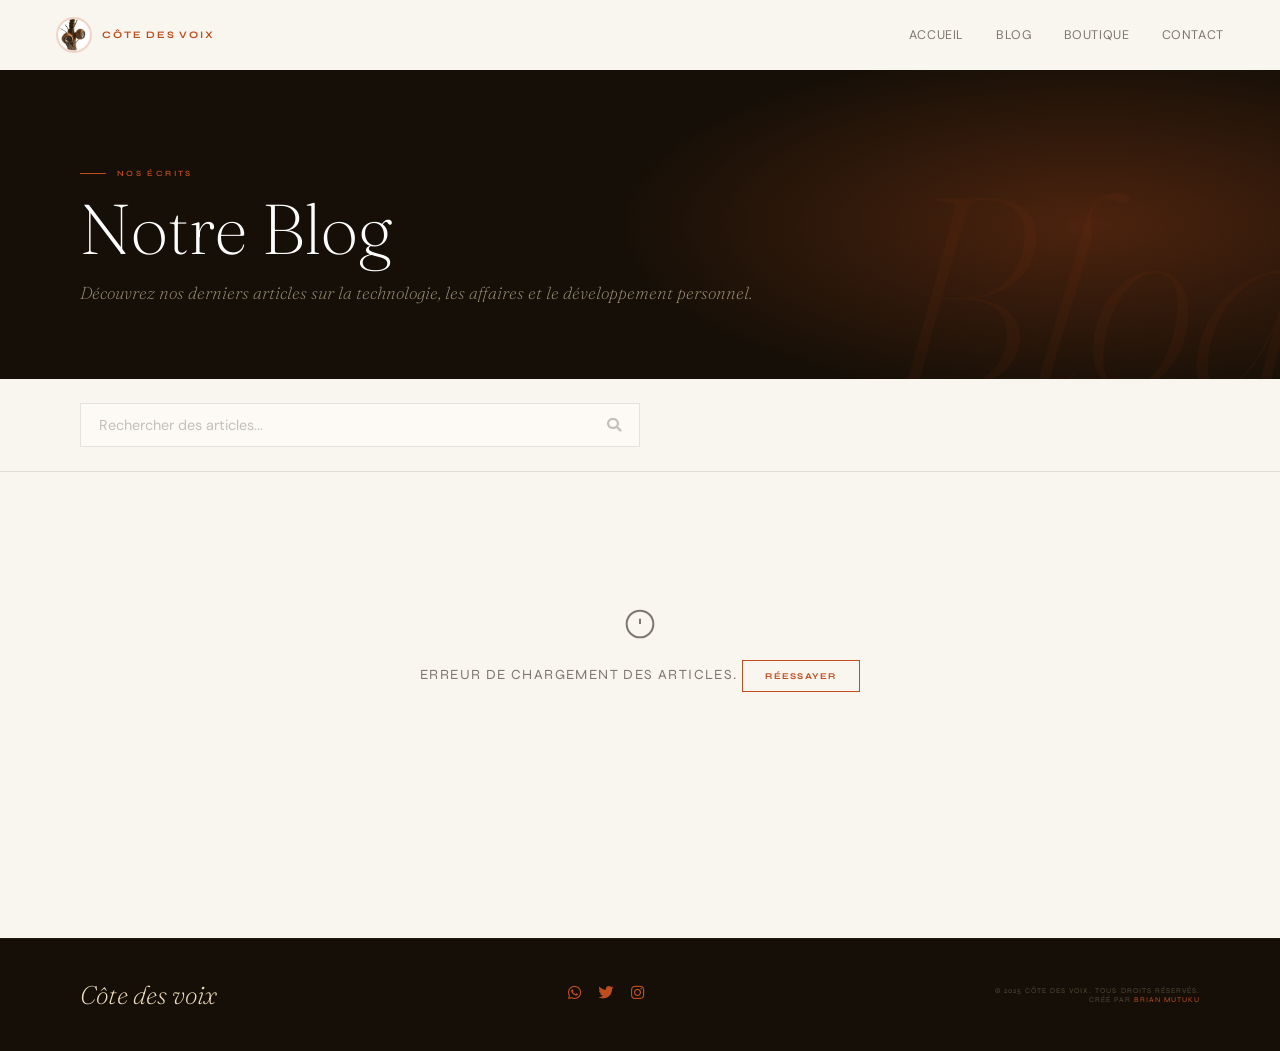
<file: Blog.html>
<!DOCTYPE html>
<html lang="fr">
<head>
  <meta charset="UTF-8">
  <meta http-equiv="X-UA-Compatible" content="IE=edge">
  <meta name="viewport" content="width=device-width, initial-scale=1.0">
  <meta name="description" content="Blog Côte des voix - Articles sur la technologie, les affaires et le développement personnel">
  <link rel="icon" type="image/png" href="/Images/favicon.png">
  <title>Blog — Côte des voix</title>
  <link rel="stylesheet" href="styles/cdv-design.css">
  <link rel="stylesheet" href="styles/components.css">
  <link rel="stylesheet" href="https://cdnjs.cloudflare.com/ajax/libs/font-awesome/5.15.4/css/all.min.css">
  <style>
    body { padding-top: var(--nav-h); }

    /* PAGE HERO */
    .blog-header {
      background: var(--ink);
      padding: 5.5rem 5rem 4.5rem;
      position: relative; overflow: hidden;
      min-height: 280px;
      display: flex; flex-direction: column; justify-content: flex-end;
    }
    .blog-header::before {
      content: '';
      position: absolute; inset: 0;
      background: radial-gradient(ellipse 55% 85% at 85% 50%, rgba(191,78,30,.32) 0%, transparent 68%);
    }
    .blog-header-ghost {
      position: absolute; right: -1rem; bottom: -3rem;
      font-family: var(--f-serif); font-size: 17rem; font-weight: 200; font-style: italic;
      color: rgba(191,78,30,.06); line-height: 1;
      pointer-events: none; user-select: none;
    }
    .blog-header-inner { position: relative; z-index: 2; }
    .blog-header h1 {
      font-family: var(--f-serif);
      font-size: clamp(3rem,5.5vw,5.8rem); font-weight: 200; line-height: 1.04;
      color: #fff;
      opacity: 0; animation: aFadeUp .9s var(--ease) forwards .15s;
    }
    .blog-description {
      font-family: var(--f-serif); font-size: 1.08rem; font-style: italic; font-weight: 200;
      color: rgba(242,224,192,.6); max-width: 42rem; margin-top: .85rem; line-height: 1.68;
      opacity: 0; animation: aFadeUp .9s var(--ease) forwards .3s;
    }

    /* STICKY SEARCH */
    .search-container {
      position: sticky; top: var(--nav-h); z-index: 50;
      background: rgba(249,245,239,.96); backdrop-filter: blur(16px);
      border-bottom: 1px solid var(--ink-10);
      padding: 1.5rem 5rem;
    }
    .search-wrapper {
      display: flex; align-items: center;
      max-width: 560px;
      border: 1.5px solid var(--ink-10);
      background: var(--warm);
      transition: border-color .22s, box-shadow .22s;
    }
    .search-wrapper:focus-within {
      border-color: var(--terra);
      box-shadow: 0 0 0 3px rgba(191,78,30,.1);
    }
    #search-input {
      flex: 1; border: none; background: none;
      padding: .75rem 1.1rem;
      font-family: var(--f-body); font-size: .9rem; color: var(--ink); outline: none;
    }
    #search-input::placeholder { color: var(--ink-25); }
    #search-button {
      background: none; border: none; padding: .75rem 1.1rem;
      color: var(--ink-25); cursor: pointer; font-size: .9rem;
      transition: color .2s;
    }
    #search-button:hover { color: var(--terra); }

    /* BLOG CONTENT */
    .blog-content { padding: 4.5rem 5rem 6rem; }

    /* Injected post grid */
    .blog-container {
      display: grid;
      grid-template-columns: repeat(auto-fill,minmax(320px,1fr));
      gap: 2.25rem;
      margin-bottom: 4rem;
    }
    .blog-container .blog-card,
    .blog-container article {
      background: var(--warm);
      border: 1px solid var(--ink-10);
      overflow: hidden;
      transition: border-color .25s, transform .35s var(--ease), box-shadow .35s;
    }
    .blog-container .blog-card:hover,
    .blog-container article:hover {
      border-color: var(--terra);
      transform: translateY(-6px);
      box-shadow: 0 20px 52px rgba(191,78,30,.1);
    }
    .blog-container img { width:100%; aspect-ratio:16/9; object-fit:cover; display:block; }
    .blog-container h2, .blog-container h3 {
      font-family: var(--f-serif); font-size: 1.4rem; font-weight: 400;
      line-height: 1.22; color: var(--ink); margin-bottom: .55rem;
      padding: 1rem 1.4rem 0;
    }
    .blog-container p {
      font-size: .875rem; line-height: 1.65; color: var(--ink-55);
      padding: 0 1.4rem 1.4rem;
    }
    .blog-container a { color: inherit; }
    .blog-container .category, .blog-container .tag {
      font-family: var(--f-display); font-size: .48rem; font-weight: 700;
      letter-spacing: .16em; text-transform: uppercase;
      color: var(--terra); padding: 1rem 1.4rem 0; display: block;
    }
    .blog-container .read-link {
      font-family: var(--f-display); font-size: .52rem; font-weight: 700;
      letter-spacing: .14em; text-transform: uppercase;
      color: var(--terra); display: inline-flex; align-items: center; gap: .4rem;
      padding: 0 1.4rem 1.4rem;
    }

    /* LOADING (blog page uses text span) */
    #loading .loading-spinner {
      display: flex; align-items: center; gap: .75rem;
      font-family: var(--f-display); font-size: .58rem; letter-spacing: .12em; text-transform: uppercase;
      color: var(--terra); animation: none;
      width: auto; height: auto; border: none; border-radius: 0;
    }
    #loading .loading-spinner i { animation: aSpin .8s linear infinite; font-size: 1.2rem; }

    /* PAGINATION */
    .pagination { display:flex; justify-content:center; gap:.5rem; flex-wrap:wrap; }
    .pagination button, .pagination a {
      font-family: var(--f-display); font-size: .55rem; font-weight: 400;
      letter-spacing: .1em; padding: .65rem 1.1rem;
      background: none; border: 1px solid var(--ink-10);
      color: var(--ink); cursor: pointer;
      transition: border-color .2s, color .2s, background .2s;
    }
    .pagination button:hover, .pagination a:hover,
    .pagination button.active, .pagination a.active {
      border-color: var(--terra); color: var(--terra);
    }
    .pagination button.active, .pagination a.active {
      background: var(--terra); color: #fff; border-color: var(--terra);
    }

    /* Footer override */
    footer .footer-content {
      align-items: center;
      flex-direction: row;
      justify-content: space-between;
    }
    footer .footer-content p { text-align: right; }

    @media (max-width:900px) {
      .blog-header  { padding:4.5rem 2rem 3.5rem; }
      .search-container { padding:1.25rem 2rem; }
      .blog-content { padding:3.5rem 2rem 5rem; }
      .blog-container { grid-template-columns:1fr; }
    }
  </style>

  <!-- Open Graph / Link Preview (logo appears when sharing link) -->
  <meta property="og:type"         content="article">
  <meta property="og:site_name"    content="Côte des voix">
  <meta property="og:url"          content="https://cotedesvoix.com/blog.html">
  <meta property="og:title"        content="Blog — Côte des voix">
  <meta property="og:description"  content="Histoires, podcast, blog et services linguistiques professionnels — 100% Français, 100% Kenyan.">
  <meta property="og:image"        content="https://cotedesvoix.com/Images/Final cote des voix logo.png">
  <meta property="og:image:width"  content="800">
  <meta property="og:image:height" content="800">
  <meta property="og:locale"       content="fr_FR">
  <meta name="twitter:card"        content="summary_large_image">
  <meta name="twitter:site"        content="@CotedesVoix">
  <meta name="twitter:title"       content="Blog — Côte des voix">
  <meta name="twitter:description" content="Histoires, podcast, blog et services linguistiques — 100% Français, 100% Kenyan.">
  <meta name="twitter:image"       content="https://cotedesvoix.com/Images/Final cote des voix logo.png">
</head>
<body>

  <!-- NAV -->
  <nav class="main-nav" aria-label="Navigation principale">
    <div class="nav-brand">
      <img src="Images/favicon.png" alt="Logo Côte des voix" class="nav-logo">
      <span class="brand-title">Côte des voix</span>
    </div>
    <button class="hamburger" aria-label="Ouvrir le menu" aria-controls="nav-links" aria-expanded="false">
      <span class="bar"></span><span class="bar"></span><span class="bar"></span>
    </button>
    <div class="nav-links" id="nav-links">
      <a href="index.html">Accueil</a>
      <a href="blog.html" class="active">Blog</a>
      <a href="shop.html">Boutique</a>
      <a href="contact.html">Contact</a>
    </div>
  </nav>

  <main class="blog-main">

    <!-- PAGE HERO -->
    <div class="blog-header">
      <div class="blog-header-ghost">Blog</div>
      <div class="blog-header-inner">
        <p class="sec-label">Nos Écrits</p>
        <h1>Notre Blog</h1>
        <p class="blog-description">Découvrez nos derniers articles sur la technologie, les affaires et le développement personnel.</p>
      </div>
    </div>

    <!-- STICKY SEARCH -->
    <div class="search-container">
      <div class="search-wrapper">
        <input type="text" id="search-input" placeholder="Rechercher des articles...">
        <button id="search-button" title="Rechercher"><i class="fas fa-search"></i></button>
      </div>
    </div>

    <!-- CONTENT -->
    <div class="blog-content">
      <div id="loading" class="loading">
        <div class="loading-spinner">
          <i class="fas fa-spinner"></i>
          <span>Chargement des articles...</span>
        </div>
      </div>
      <div class="blog-container"></div>
      <div class="pagination"></div>
    </div>
  </main>

  <!-- FOOTER -->
  <footer>
    <div class="footer-content">
      <span class="footer-brand-name">Côte des voix</span>
      <div class="footer-social">
        <a href="https://wa.me/254703634966" aria-label="WhatsApp"><i class="fab fa-whatsapp"></i></a>
        <a href="https://x.com/CotedesVoix" aria-label="Twitter/X"><i class="fab fa-twitter"></i></a>
        <a href="https://www.instagram.com/cotedesvoix" aria-label="Instagram"><i class="fab fa-instagram"></i></a>
      </div>
      <div class="copyright">
        <p>&copy; 2025 Côte des voix. Tous droits réservés.</p>
        <p>Créé par <a href="https://www.brianmutuku.dev" target="_blank" rel="noopener">Brian Mutuku</a></p>
      </div>
    </div>
  </footer>

  <script src="scripts/nav.js"></script>
  <script src="scripts/blog.js"></script>
  <script src="scripts/cdv-animations.js"></script>
</body>
</html>
</file>
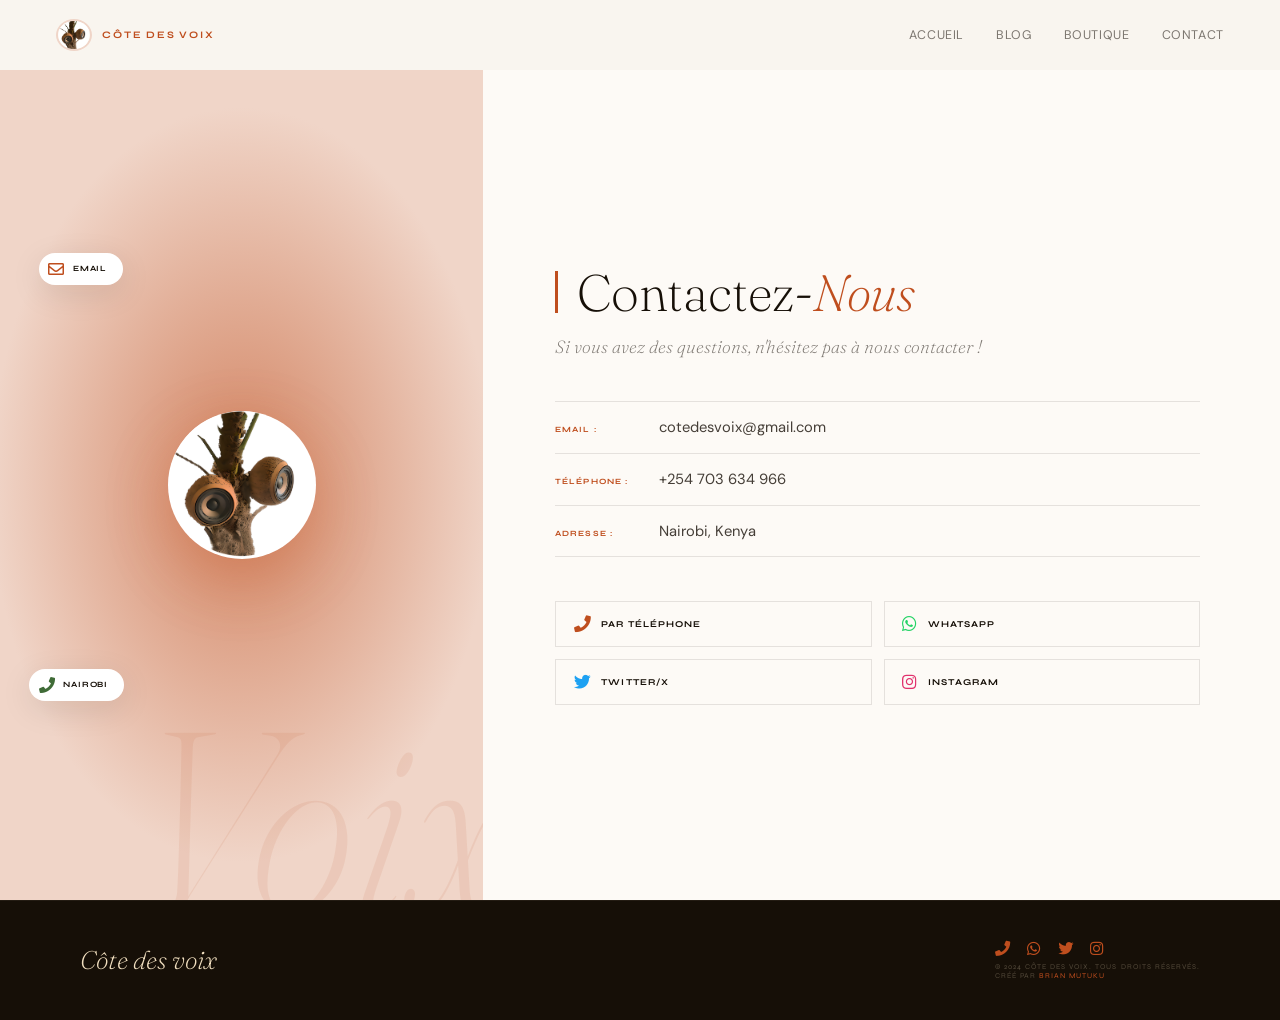
<file: Contact.html>
<!DOCTYPE html>
<html lang="fr">
<head>
  <meta charset="UTF-8">
  <meta http-equiv="X-UA-Compatible" content="IE=edge">
  <meta name="viewport" content="width=device-width, initial-scale=1.0">
  <title>Contactez-Nous — Côte des voix</title>
  <link rel="icon" type="image/png" href="/Images/favicon.png">
  <link rel="stylesheet" href="styles/cdv-design.css">
  <link rel="stylesheet" href="styles/components.css">
  <link rel="stylesheet" href="https://cdnjs.cloudflare.com/ajax/libs/font-awesome/5.15.4/css/all.min.css">
  <style>
    body { padding-top: var(--nav-h); }

    /* ── SPLIT LAYOUT ──────────────────────────────────── */
    .container {
      display: grid;
      grid-template-columns: 1fr 1.65fr;
      min-height: calc(100vh - var(--nav-h));
    }

    /* LEFT — visual panel */
    .image-section {
      position: relative;
      background: var(--terra-lt);
      display: flex;
      align-items: center;
      justify-content: center;
      overflow: hidden;
    }
    .image-section::before {
      content: '';
      position: absolute; inset: 0;
      background: radial-gradient(ellipse 80% 70% at 50% 50%, var(--terra) 0%, var(--terra-lt) 65%);
      opacity: .6;
    }
    .image-section-ghost {
      position: absolute; bottom: -3rem; right: -2rem;
      font-family: var(--f-serif); font-size: 16rem; font-weight: 200; font-style: italic;
      color: rgba(191,78,30,.09); line-height: 1;
      pointer-events: none; user-select: none; white-space: nowrap;
    }
    .image-section img {
      width: 148px; height: 148px;
      border-radius: 50%; background: #fff;
      object-fit: contain;
      box-shadow: 0 20px 64px rgba(191,78,30,.3);
      position: relative; z-index: 2;
      animation: aFloat 5.5s ease-in-out infinite;
    }
    /* Decorative info pills */
    .img-pill {
      position: absolute; z-index: 3;
      display: flex; align-items: center; gap: .5rem;
      background: #fff; border-radius: 100px;
      padding: .5rem 1rem .5rem .6rem;
      box-shadow: var(--shadow-md);
      font-family: var(--f-display); font-size: .5rem; font-weight: 700;
      letter-spacing: .1em; text-transform: uppercase;
    }
    .img-pill i { font-size: 1rem; }
    .img-pill--email  { top: 22%; left: 8%;  animation: aFloat 4.5s ease-in-out infinite .3s; }
    .img-pill--phone  { bottom: 24%; left: 6%; animation: aFloat 5s ease-in-out infinite .7s; }
    .img-pill--email  i { color: var(--terra); }
    .img-pill--phone  i { color: var(--sage); }

    /* RIGHT — contact content */
    .contact-content {
      padding: 5rem 5rem 5rem 4.5rem;
      background: var(--warm);
      display: flex; flex-direction: column; justify-content: center;
    }

    .contact-content h1 {
      font-family: var(--f-serif);
      font-size: clamp(2.4rem, 4vw, 3.8rem);
      font-weight: 200; line-height: 1.08; color: var(--ink);
      margin-bottom: .75rem;
      position: relative; padding-left: 1.4rem;
      opacity: 0; animation: aFadeUp .9s var(--ease) forwards .2s;
    }
    .contact-content h1::before {
      content: ''; position: absolute; left: 0; top: .12em;
      width: 3px; height: .82em; background: var(--terra);
    }

    .contact-content > p {
      font-family: var(--f-serif); font-size: 1.1rem;
      font-style: italic; font-weight: 200;
      color: var(--ink-55); margin-bottom: 2.5rem; line-height: 1.65;
      opacity: 0; animation: aFadeUp .9s var(--ease) forwards .32s;
    }

    /* Info list */
    .contact-info {
      margin-bottom: 2.75rem;
      opacity: 0; animation: aFadeUp .9s var(--ease) forwards .44s;
    }
    .contact-info li {
      display: flex; align-items: baseline; gap: 1rem;
      padding: .9rem 0;
      border-bottom: 1px solid var(--ink-10);
      font-size: .92rem; color: var(--ink-80);
      line-height: 1.5;
    }
    .contact-info li:first-child { border-top: 1px solid var(--ink-10); }
    .contact-info strong {
      font-family: var(--f-display); font-size: .5rem; font-weight: 700;
      letter-spacing: .14em; text-transform: uppercase;
      color: var(--terra); min-width: 5.5rem; flex-shrink: 0;
    }

    /* Method buttons */
    .contact-methods {
      display: grid; grid-template-columns: 1fr 1fr; gap: .75rem;
      opacity: 0; animation: aFadeUp .9s var(--ease) forwards .56s;
    }
    .contact-method-btn {
      display: flex; align-items: center; gap: .6rem;
      font-family: var(--f-display); font-size: .56rem; font-weight: 700;
      letter-spacing: .12em; text-transform: uppercase;
      text-decoration: none; padding: .85rem 1.1rem;
      color: var(--ink); border: 1.5px solid var(--ink-10);
      transition: border-color .22s, color .22s, background .22s, transform .25s var(--ease);
    }
    .contact-method-btn:hover { border-color: var(--terra); color: var(--terra); transform: translateY(-3px); }
    .contact-method-btn i { font-size: 1.05rem; }
    .contact-method-btn[href*="wa.me"] i   { color: #25D366; }
    .contact-method-btn[href*="x.com"] i   { color: #1DA1F2; }
    .contact-method-btn[href*="instagram"] i { color: #E1306C; }
    .contact-method-btn[href^="tel"] i     { color: var(--terra); }

    /* ── FOOTER ──────────────────────────────────────── */
    footer .footer-content { flex-direction: row; justify-content: space-between; align-items: center; }
    /* hide duplicate h3 */
    footer .contact-info h3 { display: none; }
    footer .contact-info { margin: 0; border: none; }
    footer .contact-info li { display: none; } /* hide list items in footer */

    @media (max-width: 900px) {
      .container { grid-template-columns: 1fr; }
      .image-section { min-height: 260px; padding: 3rem; }
      .image-section-ghost { font-size: 10rem; }
      .contact-content { padding: 3.5rem 2rem; }
    }
    @media (max-width: 520px) {
      .contact-methods { grid-template-columns: 1fr; }
    }
  </style>

  <!-- Open Graph / Link Preview (logo appears when sharing link) -->
  <meta property="og:type"         content="website">
  <meta property="og:site_name"    content="Côte des voix">
  <meta property="og:url"          content="https://cotedesvoix.com/contact.html">
  <meta property="og:title"        content="Contactez-Nous — Côte des voix">
  <meta property="og:description"  content="Histoires, podcast, blog et services linguistiques professionnels — 100% Français, 100% Kenyan.">
  <meta property="og:image"        content="https://cotedesvoix.com/Images/Final cote des voix logo.png">
  <meta property="og:image:width"  content="800">
  <meta property="og:image:height" content="800">
  <meta property="og:locale"       content="fr_FR">
  <meta name="twitter:card"        content="summary_large_image">
  <meta name="twitter:site"        content="@CotedesVoix">
  <meta name="twitter:title"       content="Contactez-Nous — Côte des voix">
  <meta name="twitter:description" content="Histoires, podcast, blog et services linguistiques — 100% Français, 100% Kenyan.">
  <meta name="twitter:image"       content="https://cotedesvoix.com/Images/Final cote des voix logo.png">
</head>
<body>

  <!-- NAV -->
  <nav class="main-nav" aria-label="Navigation principale">
    <div class="nav-brand">
      <img src="Images/favicon.png" alt="Logo Côte des voix" class="nav-logo" style="height:32px;vertical-align:middle;">
      <span class="brand-title">Côte des voix</span>
    </div>
    <button class="hamburger" aria-label="Ouvrir le menu" aria-controls="nav-links" aria-expanded="false">
      <span class="bar"></span><span class="bar"></span><span class="bar"></span>
    </button>
    <div class="nav-links" id="nav-links">
      <a href="index.html">Accueil</a>
      <a href="blog.html">Blog</a>
      <a href="shop.html">Boutique</a>
      <a href="contact.html" class="active">Contact</a>
    </div>
  </nav>

  <!-- SPLIT LAYOUT -->
  <div class="container">

    <!-- LEFT: visual -->
    <div class="image-section">
      <div class="image-section-ghost">Voix</div>
      <img src="Images/favicon.png" alt="Côte des voix">
      <div class="img-pill img-pill--email">
        <i class="far fa-envelope"></i> Email
      </div>
      <div class="img-pill img-pill--phone">
        <i class="fas fa-phone"></i> Nairobi
      </div>
    </div>

    <!-- RIGHT: content -->
    <div class="contact-content">
      <h1>Contactez-<em style="font-style:italic;color:var(--terra)">Nous</em></h1>
      <p>Si vous avez des questions, n'hésitez pas à nous contacter !</p>

      <ul class="contact-info">
        <li><strong>Email :</strong> cotedesvoix@gmail.com</li>
        <li><strong>Téléphone :</strong> +254 703 634 966</li>
        <li><strong>Adresse :</strong> Nairobi, Kenya</li>
      </ul>

      <div class="contact-methods">
        <a href="tel:+254703634966" class="contact-method-btn">
          <i class="fas fa-phone"></i> Par Téléphone
        </a>
        <a href="https://wa.me/254703634966" class="contact-method-btn">
          <i class="fab fa-whatsapp"></i> WhatsApp
        </a>
        <a href="https://x.com/CotedesVoix?t=e0aa2DSUMkK55eKpms0f9g&s=09" class="contact-method-btn">
          <i class="fab fa-twitter"></i> Twitter/X
        </a>
        <a href="https://www.instagram.com/cotedesvoix?igsh=ZTc2bm1nbWFsOTAw" class="contact-method-btn">
          <i class="fab fa-instagram"></i> Instagram
        </a>
      </div>
    </div>

  </div>

  <!-- FOOTER -->
  <footer>
    <div class="footer-content">
      <span class="footer-brand-name">Côte des voix</span>
      <div>
        <div class="footer-social">
          <a href="tel:+254703634966" aria-label="Téléphone"><i class="fas fa-phone"></i></a>
          <a href="https://wa.me/254703634966" aria-label="WhatsApp"><i class="fab fa-whatsapp"></i></a>
          <a href="https://x.com/CotedesVoix" aria-label="Twitter/X"><i class="fab fa-twitter"></i></a>
          <a href="https://www.instagram.com/cotedesvoix" aria-label="Instagram"><i class="fab fa-instagram"></i></a>
        </div>
        <div class="copyright">
          <p>&copy; 2024 Côte des voix. Tous droits réservés.</p>
          <p>Créé par <a href="https://brianmutuku.dev" target="_blank" rel="noopener">Brian Mutuku</a></p>
        </div>
      </div>
    </div>
  </footer>

  <script src="scripts/nav.js"></script>
  <script src="scripts/cdv-animations.js"></script>
</body>
</html>
</file>
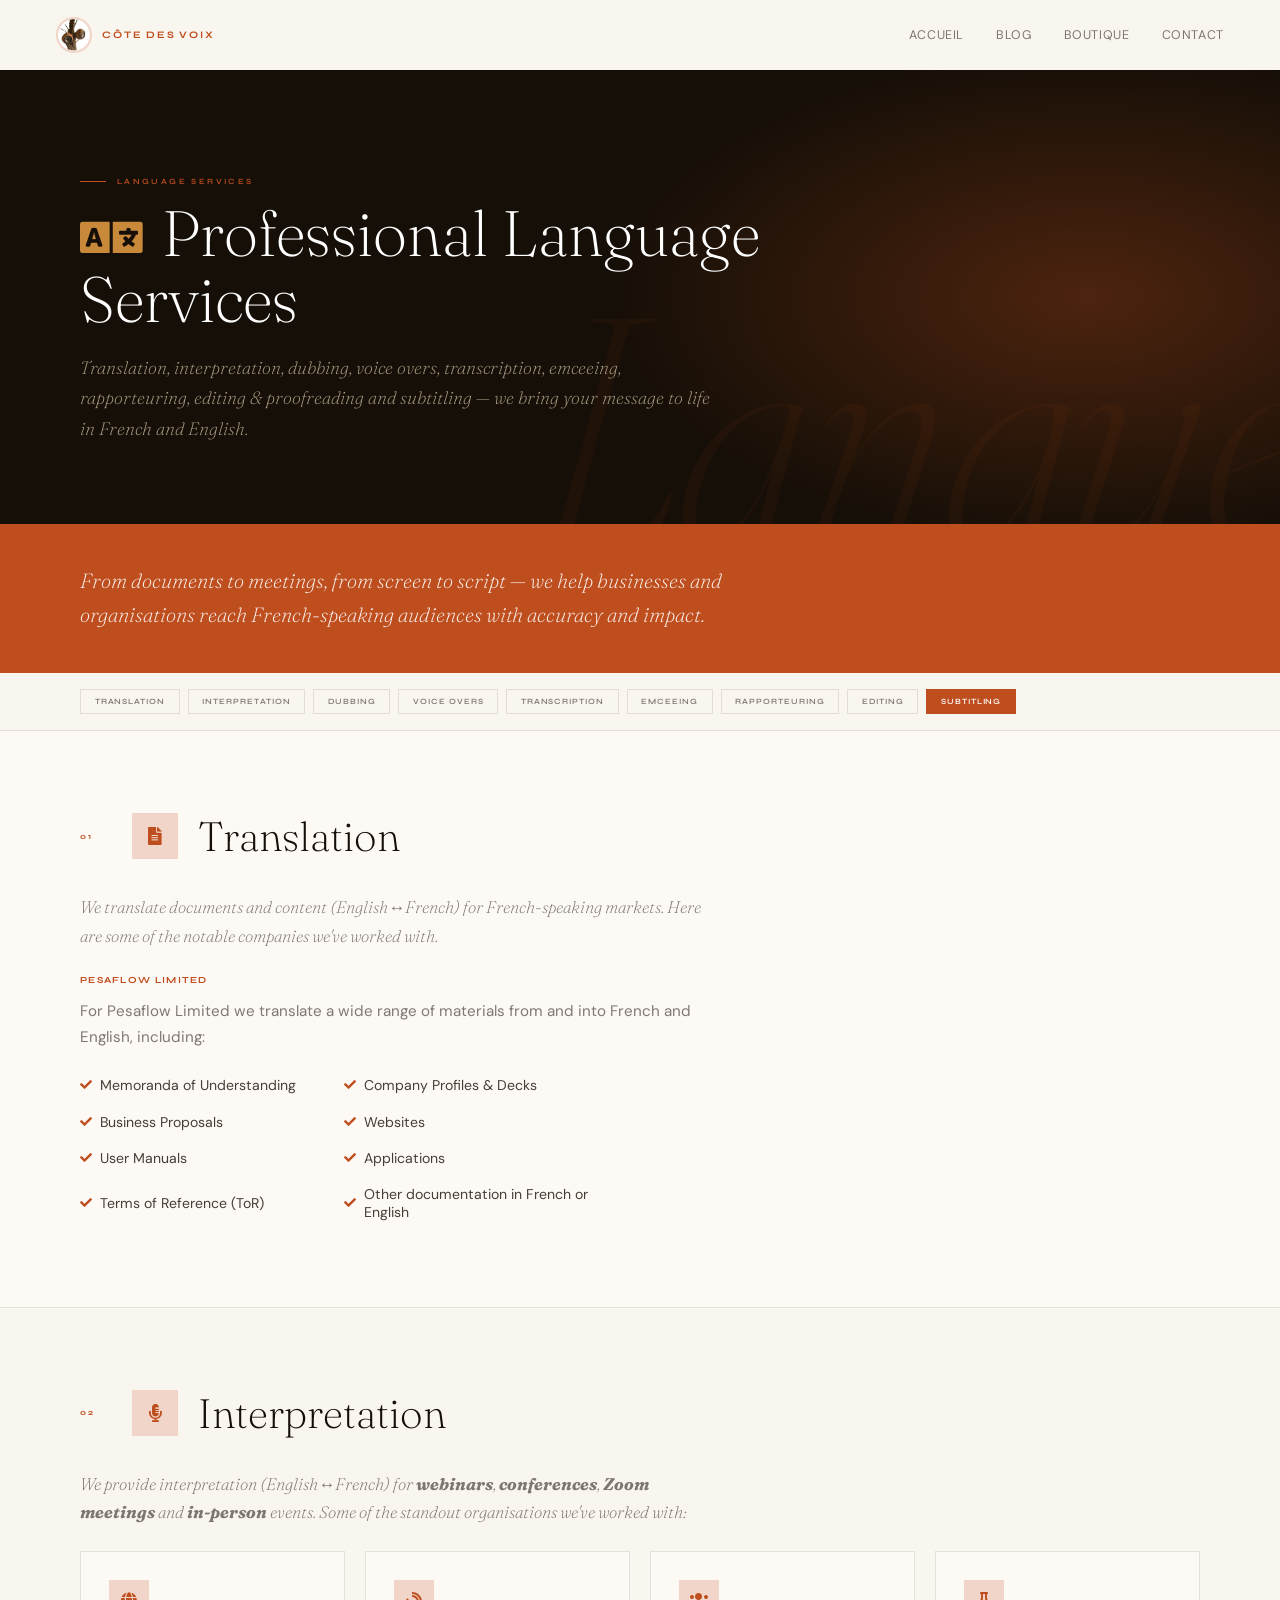
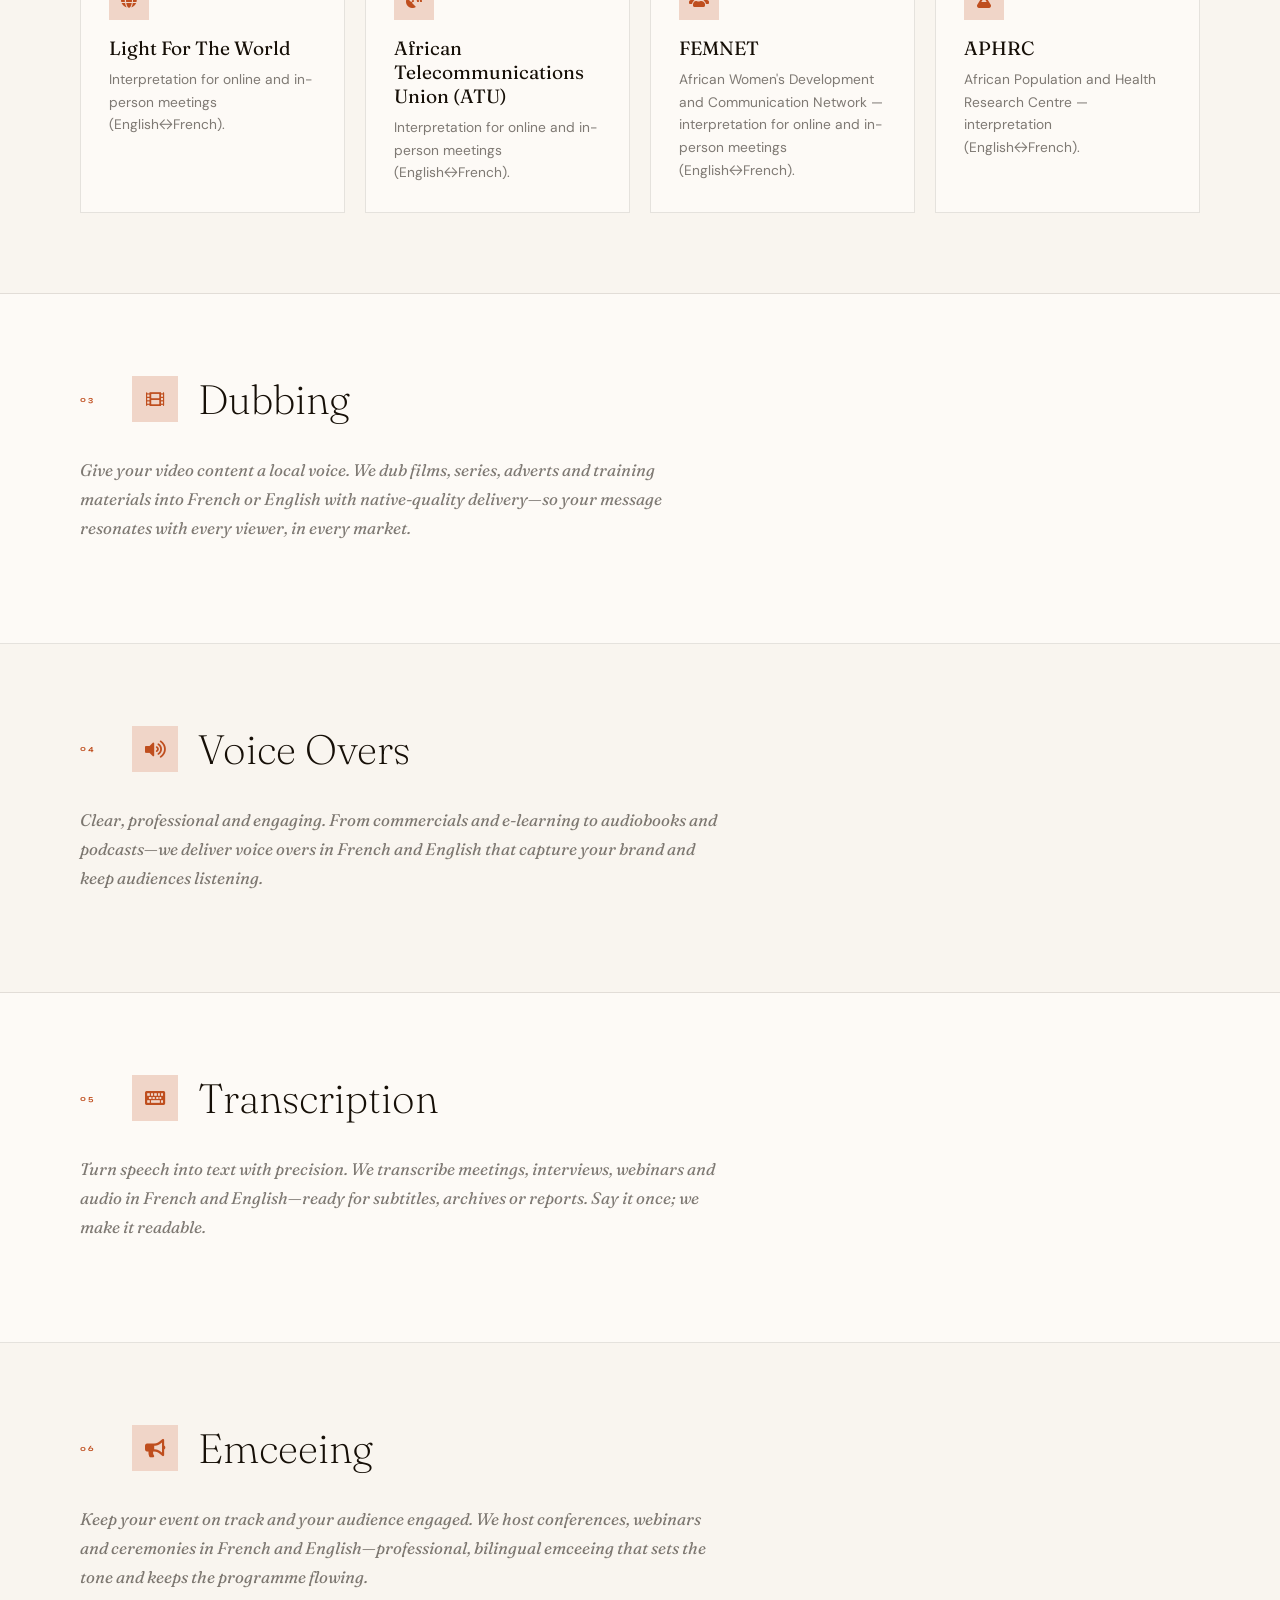
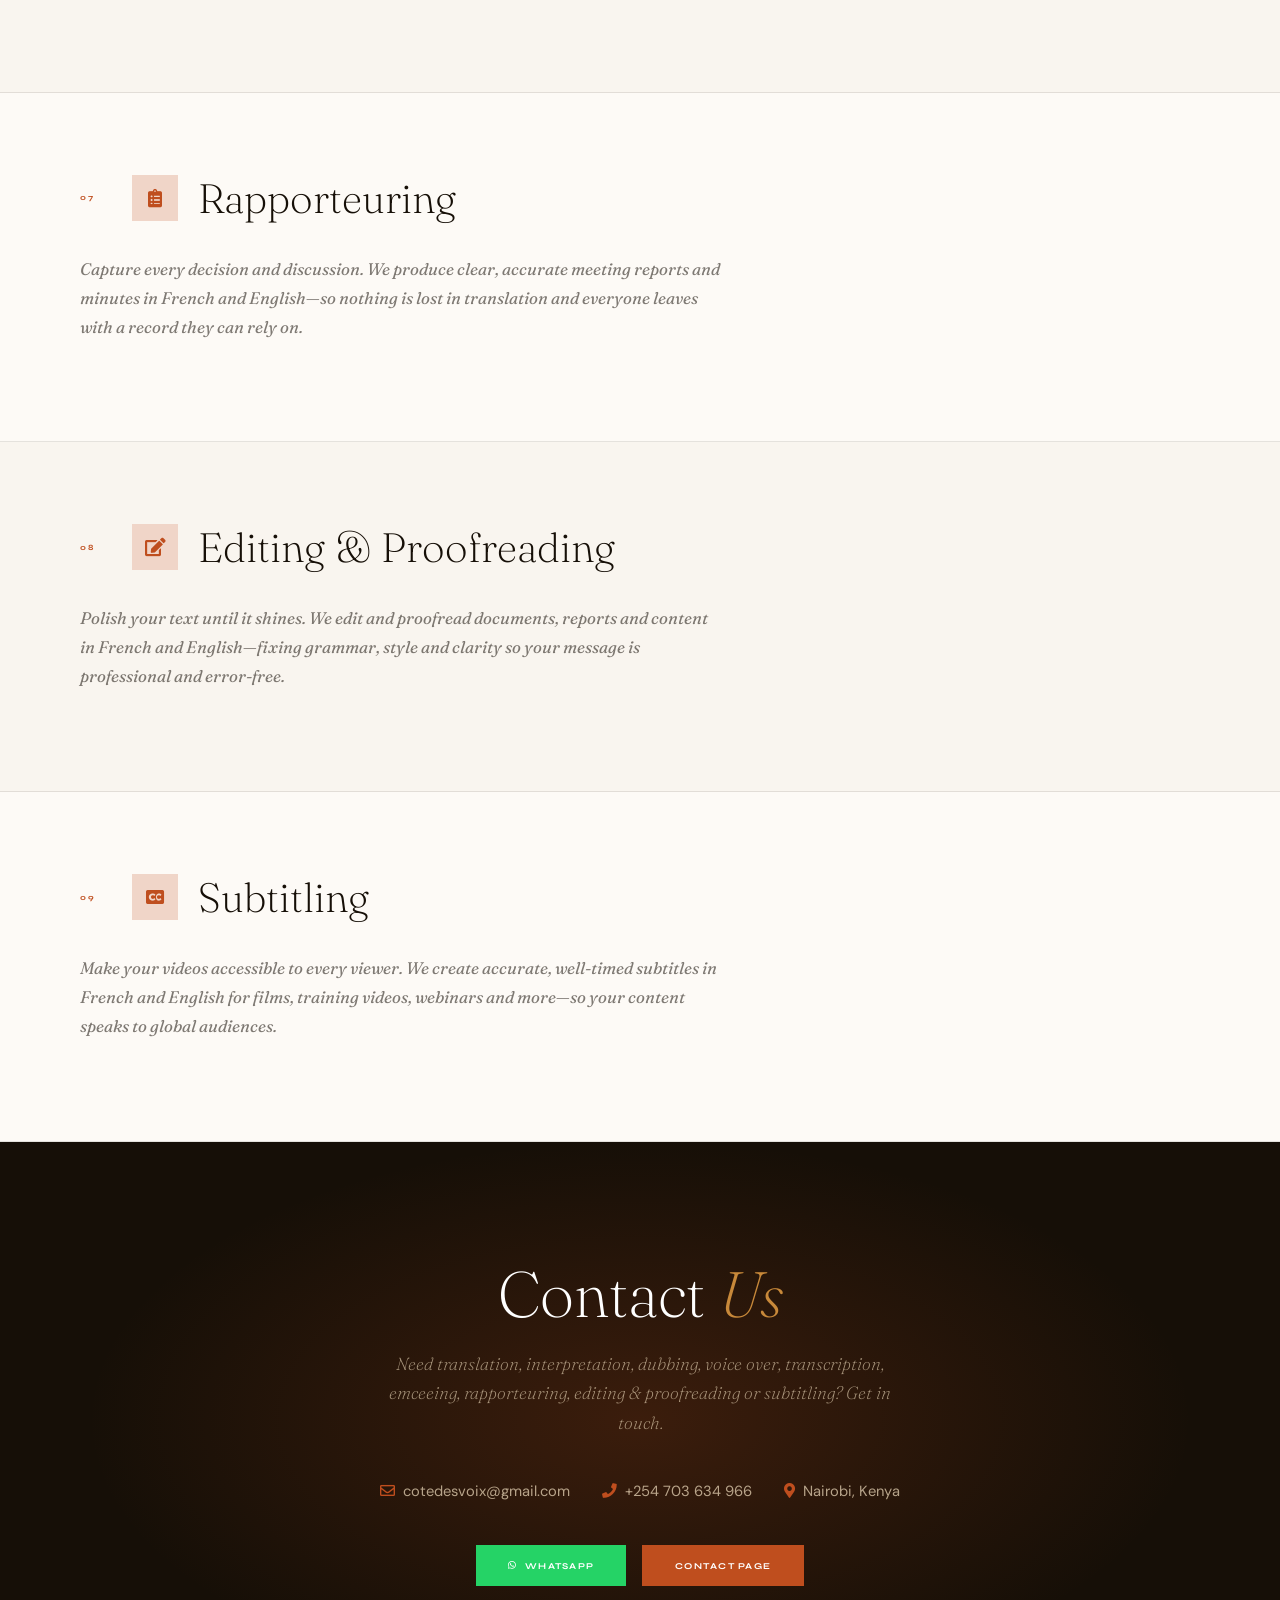
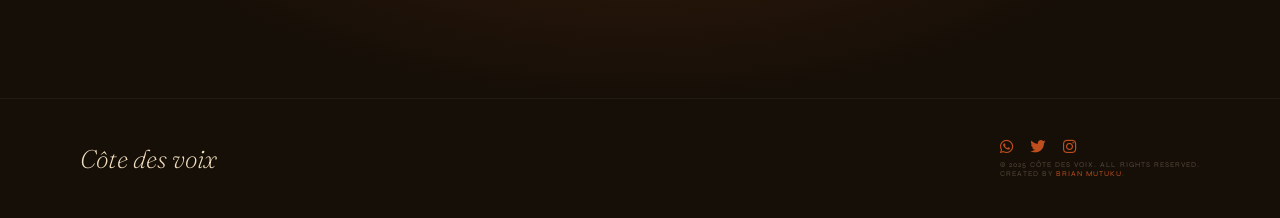
<file: Interpretation.html>
<!DOCTYPE html>
<html lang="en">
<head>
  <meta charset="UTF-8">
  <meta http-equiv="X-UA-Compatible" content="IE=edge">
  <meta name="viewport" content="width=device-width, initial-scale=1.0">
  <link rel="icon" href="/Images/favicon.png" type="image/png">
  <title>Professional Language Services | Côte des voix</title>
  <link rel="stylesheet" href="styles/cdv-design.css">
  <link rel="stylesheet" href="styles/components.css">
  <link rel="stylesheet" href="https://cdnjs.cloudflare.com/ajax/libs/font-awesome/5.15.4/css/all.min.css">
  <style>
    body { padding-top: var(--nav-h); }

    /* ── HERO ───────────────────────────────────────── */
    .interpretation-hero {
      background: var(--ink);
      padding: 6rem 5rem 5rem;
      position: relative; overflow: hidden;
      min-height: 340px;
      display: flex; align-items: flex-end;
    }
    .interpretation-hero::before {
      content: ''; position: absolute; inset: 0;
      background: radial-gradient(ellipse 55% 80% at 85% 50%, rgba(191,78,30,.32) 0%, transparent 68%);
    }
    .interp-hero-ghost {
      position: absolute; right: -2rem; bottom: -4rem;
      font-family: var(--f-serif); font-size: 20rem; font-weight: 200; font-style: italic;
      color: rgba(191,78,30,.06); line-height: 1;
      pointer-events: none; user-select: none; white-space: nowrap;
    }
    .interp-hero-inner { position: relative; z-index: 2; max-width: 720px; }
    .interpretation-hero h1 {
      font-family: var(--f-serif);
      font-size: clamp(2.8rem, 5vw, 5.5rem);
      font-weight: 200; line-height: 1.04; color: #fff;
      margin-bottom: 1.25rem;
      opacity: 0; animation: aFadeUp .9s var(--ease) forwards .2s;
    }
    .interpretation-hero h1 i { color: var(--gold); margin-right: .4rem; font-size: .78em; }
    .interpretation-tagline {
      font-family: var(--f-serif); font-size: 1.12rem; font-style: italic; font-weight: 200;
      color: rgba(242,224,192,.65); line-height: 1.7; max-width: 640px;
      opacity: 0; animation: aFadeUp .9s var(--ease) forwards .36s;
    }

    /* ── INTRO BANNER ───────────────────────────────── */
    .interp-intro {
      background: var(--terra);
      padding: 2.5rem 5rem;
    }
    .interp-intro-text {
      font-family: var(--f-serif); font-size: 1.28rem; font-weight: 200; font-style: italic;
      color: rgba(255,255,255,.9); line-height: 1.68; max-width: 720px;
    }

    /* ── STICKY SERVICE NAV ─────────────────────────── */
    .interp-services-nav {
      position: sticky; top: var(--nav-h); z-index: 50;
      background: rgba(249,245,239,.97); backdrop-filter: blur(16px);
      border-bottom: 1px solid var(--ink-10);
      padding: 1rem 5rem;
      display: flex; gap: .5rem; flex-wrap: wrap;
    }
    .interp-services-nav a {
      font-family: var(--f-display); font-size: .5rem; font-weight: 600;
      letter-spacing: .12em; text-transform: uppercase;
      text-decoration: none; padding: .45rem .85rem;
      color: var(--ink-55); border: 1px solid var(--ink-10);
      transition: color .2s, border-color .2s, background .2s;
    }
    .interp-services-nav a:hover { border-color: var(--terra); color: var(--terra); }
    .interp-services-nav a.is-active { background: var(--terra); color: #fff; border-color: var(--terra); }

    /* ── SERVICE BLOCKS ─────────────────────────────── */
    .interp-block {
      padding: 5rem 5rem;
      border-bottom: 1px solid var(--ink-10);
      position: relative;
    }
    .interp-block:nth-child(even) { background: var(--warm); }
    .interp-block:nth-child(odd)  { background: var(--cream); }

    .interp-block-header {
      display: flex; align-items: center;
      gap: 1.25rem; margin-bottom: 2rem;
    }
    .interp-service-num {
      font-family: var(--f-display); font-size: .5rem; font-weight: 700;
      letter-spacing: .2em; color: var(--terra);
      min-width: 2rem; flex-shrink: 0;
    }
    .interp-block-icon {
      width: 46px; height: 46px;
      background: var(--terra-lt);
      display: flex; align-items: center; justify-content: center; flex-shrink: 0;
      transition: background .22s;
    }
    .interp-block:hover .interp-block-icon { background: var(--terra); }
    .interp-block-icon i { color: var(--terra); font-size: 1.15rem; transition: color .22s; }
    .interp-block:hover .interp-block-icon i { color: #fff; }

    .interp-block-header h2 {
      font-family: var(--f-serif);
      font-size: clamp(1.9rem, 3.2vw, 3rem);
      font-weight: 200; color: var(--ink);
    }

    .interp-catchline {
      font-family: var(--f-serif); font-size: 1.05rem; font-style: italic; font-weight: 200;
      color: var(--ink-55); line-height: 1.7; max-width: 640px; margin-bottom: 1.5rem;
    }
    .interp-client-name {
      font-family: var(--f-display); font-size: .58rem; font-weight: 700;
      letter-spacing: .14em; text-transform: uppercase; color: var(--terra); margin-bottom: .75rem;
    }
    .interp-desc {
      font-size: .95rem; line-height: 1.72; color: var(--ink-55); max-width: 640px;
      margin-bottom: 1.25rem;
    }
    .interp-desc.interp-catchy {
      font-family: var(--f-serif); font-size: 1.05rem; font-style: italic; color: var(--ink-55);
    }

    /* Doc checklist */
    .interp-doc-list {
      list-style: none; max-width: 520px;
      display: grid; grid-template-columns: 1fr 1fr; gap: .45rem .5rem;
    }
    .interp-doc-list li {
      display: flex; align-items: center; gap: .5rem;
      font-size: .88rem; color: var(--ink-80); padding: .35rem 0;
    }
    .interp-doc-list li i { color: var(--terra); font-size: .75rem; flex-shrink: 0; }

    /* Client cards */
    .interp-cards {
      display: grid; grid-template-columns: repeat(auto-fit, minmax(240px, 1fr));
      gap: 1.25rem; margin-top: 1.5rem;
    }
    .interp-card {
      background: var(--warm); border: 1px solid var(--ink-10); padding: 1.75rem;
      transition: border-color .22s, transform .32s var(--ease), box-shadow .32s;
    }
    .interp-card:hover { border-color: var(--terra); transform: translateY(-4px); box-shadow: 0 14px 40px rgba(191,78,30,.1); }
    .interp-card-icon {
      width: 40px; height: 40px; background: var(--terra-lt);
      display: flex; align-items: center; justify-content: center; margin-bottom: 1rem;
      transition: background .22s;
    }
    .interp-card:hover .interp-card-icon { background: var(--terra); }
    .interp-card-icon i { color: var(--terra); font-size: 1rem; transition: color .22s; }
    .interp-card:hover .interp-card-icon i { color: #fff; }
    .interp-card h3 { font-family: var(--f-serif); font-size: 1.2rem; font-weight: 400; color: var(--ink); margin-bottom: .5rem; }
    .interp-card p  { font-size: .86rem; line-height: 1.65; color: var(--ink-55); }

    /* ── CONTACT CTA ────────────────────────────────── */
    .interp-cta {
      background: var(--ink);
      padding: 7rem 5rem;
      text-align: center;
      position: relative; overflow: hidden;
    }
    .interp-cta::before {
      content: ''; position: absolute; inset: 0;
      background: radial-gradient(ellipse 60% 70% at 50% 50%, rgba(191,78,30,.22) 0%, transparent 72%);
    }
    .interp-cta > * { position: relative; z-index: 2; }
    .interp-cta-title {
      font-family: var(--f-serif);
      font-size: clamp(2.5rem, 5vw, 5rem);
      font-weight: 200; color: #fff; margin-bottom: 1rem;
    }
    .interp-cta-title em { font-style: italic; color: var(--gold); }
    .interp-cta-text {
      font-family: var(--f-serif); font-size: 1.1rem; font-style: italic; font-weight: 200;
      color: rgba(242,224,192,.62); max-width: 520px; margin: 0 auto 2.75rem; line-height: 1.68;
    }
    .interp-contact-details {
      display: flex; justify-content: center; gap: 2rem; flex-wrap: wrap; margin-bottom: 2.75rem;
    }
    .interp-contact-item {
      display: flex; align-items: center; gap: .5rem;
      font-size: .92rem; color: rgba(242,224,192,.7); text-decoration: none;
      transition: color .2s;
    }
    .interp-contact-item:hover { color: var(--gold); }
    .interp-contact-item i { color: var(--terra); }
    .interp-contact-address { cursor: default; }
    .interp-cta-buttons { display: flex; justify-content: center; gap: 1rem; flex-wrap: wrap; }
    .interp-cta-btn {
      display: inline-flex; align-items: center; gap: .5rem;
      font-family: var(--f-display); font-size: .56rem; font-weight: 700;
      letter-spacing: .14em; text-transform: uppercase;
      text-decoration: none; padding: .9rem 2rem;
      transition: background .2s, color .2s, transform .25s var(--ease);
    }
    .interp-cta-whatsapp { background: #25D366; color: #fff; }
    .interp-cta-whatsapp:hover { background: #1ea855; transform: translateY(-3px); }
    .interp-cta-primary { background: var(--terra); color: #fff; border: 1.5px solid var(--terra); }
    .interp-cta-primary:hover { background: var(--terra-dk); transform: translateY(-3px); }

    /* FOOTER */
    footer .footer-content { flex-direction: row; justify-content: space-between; align-items: center; }

    @media (max-width: 900px) {
      .interpretation-hero, .interp-intro,
      .interp-block, .interp-cta { padding-left: 2rem; padding-right: 2rem; }
      .interp-services-nav { padding-left: 2rem; padding-right: 2rem; }
      .interp-doc-list { grid-template-columns: 1fr; }
      .interp-cards { grid-template-columns: 1fr; }
      .interp-contact-details { flex-direction: column; align-items: center; gap: 1rem; }
    }
  </style>

  <!-- Open Graph / Link Preview (logo appears when sharing link) -->
  <meta property="og:type"         content="website">
  <meta property="og:site_name"    content="Côte des voix">
  <meta property="og:url"          content="https://cotedesvoix.com/interpretation.html">
  <meta property="og:title"        content="Services Linguistiques — Côte des voix">
  <meta property="og:description"  content="Histoires, podcast, blog et services linguistiques professionnels — 100% Français, 100% Kenyan.">
  <meta property="og:image"        content="https://cotedesvoix.com/Images/Final cote des voix logo.png">
  <meta property="og:image:width"  content="800">
  <meta property="og:image:height" content="800">
  <meta property="og:locale"       content="fr_FR">
  <meta name="twitter:card"        content="summary_large_image">
  <meta name="twitter:site"        content="@CotedesVoix">
  <meta name="twitter:title"       content="Services Linguistiques — Côte des voix">
  <meta name="twitter:description" content="Histoires, podcast, blog et services linguistiques — 100% Français, 100% Kenyan.">
  <meta name="twitter:image"       content="https://cotedesvoix.com/Images/Final cote des voix logo.png">
</head>
<body>

  <!-- NAV -->
  <nav class="main-nav" aria-label="Main navigation">
    <div class="nav-brand">
      <img src="Images/favicon.png" alt="Côte des voix logo" class="nav-logo">
      <span class="brand-title">Côte des voix</span>
    </div>
    <button class="hamburger" aria-label="Open menu" aria-controls="nav-links" aria-expanded="false">
      <span class="bar"></span><span class="bar"></span><span class="bar"></span>
    </button>
    <div class="nav-links" id="nav-links">
      <a href="index.html">Accueil</a>
      <a href="blog.html">Blog</a>
      <a href="shop.html">Boutique</a>
      <a href="contact.html">Contact</a>
    </div>
  </nav>

  <main class="interpretation-page">

    <!-- HERO -->
    <section class="interpretation-hero">
      <div class="interp-hero-ghost">Langue</div>
      <div class="interp-hero-inner">
        <p class="sec-label">Language Services</p>
        <h1><i class="fas fa-language"></i> Professional Language Services</h1>
        <p class="interpretation-tagline">Translation, interpretation, dubbing, voice overs, transcription, emceeing, rapporteuring, editing &amp; proofreading and subtitling — we bring your message to life in French and English.</p>
      </div>
    </section>

    <!-- INTRO BANNER -->
    <section class="interp-intro">
      <p class="interp-intro-text">From documents to meetings, from screen to script — we help businesses and organisations reach French-speaking audiences with accuracy and impact.</p>
    </section>

    <!-- STICKY SERVICE NAV -->
    <nav class="interp-services-nav" aria-label="Services">
      <a href="#service-1">Translation</a>
      <a href="#service-2">Interpretation</a>
      <a href="#service-3">Dubbing</a>
      <a href="#service-4">Voice Overs</a>
      <a href="#service-5">Transcription</a>
      <a href="#service-6">Emceeing</a>
      <a href="#service-7">Rapporteuring</a>
      <a href="#service-8">Editing</a>
      <a href="#service-9">Subtitling</a>
    </nav>

    <!-- 1. TRANSLATION -->
    <section class="interp-block interp-service" id="service-1" data-reveal>
      <div class="interp-block-header">
        <span class="interp-service-num">01</span>
        <div class="interp-block-icon"><i class="fas fa-file-alt"></i></div>
        <h2>Translation</h2>
      </div>
      <p class="interp-catchline">We translate documents and content (English↔French) for French-speaking markets. Here are some of the notable companies we've worked with.</p>
      <p class="interp-client-name">Pesaflow Limited</p>
      <p class="interp-desc">For Pesaflow Limited we translate a wide range of materials from and into French and English, including:</p>
      <ul class="interp-doc-list">
        <li><i class="fas fa-check"></i> Memoranda of Understanding</li>
        <li><i class="fas fa-check"></i> Company Profiles &amp; Decks</li>
        <li><i class="fas fa-check"></i> Business Proposals</li>
        <li><i class="fas fa-check"></i> Websites</li>
        <li><i class="fas fa-check"></i> User Manuals</li>
        <li><i class="fas fa-check"></i> Applications</li>
        <li><i class="fas fa-check"></i> Terms of Reference (ToR)</li>
        <li><i class="fas fa-check"></i> Other documentation in French or English</li>
      </ul>
    </section>

    <!-- 2. INTERPRETATION -->
    <section class="interp-block interp-service" id="service-2" data-reveal>
      <div class="interp-block-header">
        <span class="interp-service-num">02</span>
        <div class="interp-block-icon"><i class="fas fa-microphone-alt"></i></div>
        <h2>Interpretation</h2>
      </div>
      <p class="interp-catchline">We provide interpretation (English↔French) for <strong>webinars</strong>, <strong>conferences</strong>, <strong>Zoom meetings</strong> and <strong>in-person</strong> events. Some of the standout organisations we've worked with:</p>
      <div class="interp-cards">
        <div class="interp-card">
          <div class="interp-card-icon"><i class="fas fa-globe"></i></div>
          <h3>Light For The World</h3>
          <p>Interpretation for online and in-person meetings (English↔French).</p>
        </div>
        <div class="interp-card">
          <div class="interp-card-icon"><i class="fas fa-satellite-dish"></i></div>
          <h3>African Telecommunications Union (ATU)</h3>
          <p>Interpretation for online and in-person meetings (English↔French).</p>
        </div>
        <div class="interp-card">
          <div class="interp-card-icon"><i class="fas fa-users"></i></div>
          <h3>FEMNET</h3>
          <p>African Women's Development and Communication Network — interpretation for online and in-person meetings (English↔French).</p>
        </div>
        <div class="interp-card">
          <div class="interp-card-icon"><i class="fas fa-flask"></i></div>
          <h3>APHRC</h3>
          <p>African Population and Health Research Centre — interpretation (English↔French).</p>
        </div>
      </div>
    </section>

    <!-- 3. DUBBING -->
    <section class="interp-block interp-service" id="service-3" data-reveal>
      <div class="interp-block-header">
        <span class="interp-service-num">03</span>
        <div class="interp-block-icon"><i class="fas fa-film"></i></div>
        <h2>Dubbing</h2>
      </div>
      <p class="interp-desc interp-catchy">Give your video content a local voice. We dub films, series, adverts and training materials into French or English with native-quality delivery—so your message resonates with every viewer, in every market.</p>
    </section>

    <!-- 4. VOICE OVERS -->
    <section class="interp-block interp-service" id="service-4" data-reveal>
      <div class="interp-block-header">
        <span class="interp-service-num">04</span>
        <div class="interp-block-icon"><i class="fas fa-volume-up"></i></div>
        <h2>Voice Overs</h2>
      </div>
      <p class="interp-desc interp-catchy">Clear, professional and engaging. From commercials and e-learning to audiobooks and podcasts—we deliver voice overs in French and English that capture your brand and keep audiences listening.</p>
    </section>

    <!-- 5. TRANSCRIPTION -->
    <section class="interp-block interp-service" id="service-5" data-reveal>
      <div class="interp-block-header">
        <span class="interp-service-num">05</span>
        <div class="interp-block-icon"><i class="fas fa-keyboard"></i></div>
        <h2>Transcription</h2>
      </div>
      <p class="interp-desc interp-catchy">Turn speech into text with precision. We transcribe meetings, interviews, webinars and audio in French and English—ready for subtitles, archives or reports. Say it once; we make it readable.</p>
    </section>

    <!-- 6. EMCEEING -->
    <section class="interp-block interp-service" id="service-6" data-reveal>
      <div class="interp-block-header">
        <span class="interp-service-num">06</span>
        <div class="interp-block-icon"><i class="fas fa-bullhorn"></i></div>
        <h2>Emceeing</h2>
      </div>
      <p class="interp-desc interp-catchy">Keep your event on track and your audience engaged. We host conferences, webinars and ceremonies in French and English—professional, bilingual emceeing that sets the tone and keeps the programme flowing.</p>
    </section>

    <!-- 7. RAPPORTEURING -->
    <section class="interp-block interp-service" id="service-7" data-reveal>
      <div class="interp-block-header">
        <span class="interp-service-num">07</span>
        <div class="interp-block-icon"><i class="fas fa-clipboard-list"></i></div>
        <h2>Rapporteuring</h2>
      </div>
      <p class="interp-desc interp-catchy">Capture every decision and discussion. We produce clear, accurate meeting reports and minutes in French and English—so nothing is lost in translation and everyone leaves with a record they can rely on.</p>
    </section>

    <!-- 8. EDITING & PROOFREADING -->
    <section class="interp-block interp-service" id="service-8" data-reveal>
      <div class="interp-block-header">
        <span class="interp-service-num">08</span>
        <div class="interp-block-icon"><i class="fas fa-edit"></i></div>
        <h2>Editing &amp; Proofreading</h2>
      </div>
      <p class="interp-desc interp-catchy">Polish your text until it shines. We edit and proofread documents, reports and content in French and English—fixing grammar, style and clarity so your message is professional and error-free.</p>
    </section>

    <!-- 9. SUBTITLING -->
    <section class="interp-block interp-service" id="service-9" data-reveal>
      <div class="interp-block-header">
        <span class="interp-service-num">09</span>
        <div class="interp-block-icon"><i class="fas fa-closed-captioning"></i></div>
        <h2>Subtitling</h2>
      </div>
      <p class="interp-desc interp-catchy">Make your videos accessible to every viewer. We create accurate, well-timed subtitles in French and English for films, training videos, webinars and more—so your content speaks to global audiences.</p>
    </section>

    <!-- CONTACT CTA -->
    <section class="interp-cta" data-reveal>
      <h2 class="interp-cta-title">Contact <em>Us</em></h2>
      <p class="interp-cta-text">Need translation, interpretation, dubbing, voice over, transcription, emceeing, rapporteuring, editing &amp; proofreading or subtitling? Get in touch.</p>
      <div class="interp-contact-details">
        <a href="mailto:cotedesvoix@gmail.com" class="interp-contact-item">
          <i class="far fa-envelope"></i><span>cotedesvoix@gmail.com</span>
        </a>
        <a href="tel:+254703634966" class="interp-contact-item">
          <i class="fas fa-phone"></i><span>+254 703 634 966</span>
        </a>
        <p class="interp-contact-item interp-contact-address">
          <i class="fas fa-map-marker-alt"></i><span>Nairobi, Kenya</span>
        </p>
      </div>
      <div class="interp-cta-buttons">
        <a href="https://wa.me/254703634966" class="interp-cta-btn interp-cta-whatsapp" target="_blank" rel="noopener">
          <i class="fab fa-whatsapp"></i> WhatsApp
        </a>
        <a href="contact.html" class="interp-cta-btn interp-cta-primary">Contact page</a>
      </div>
    </section>

  </main>

  <!-- FOOTER -->
  <footer>
    <div class="footer-content">
      <span class="footer-brand-name">Côte des voix</span>
      <div>
        <div class="footer-social">
          <a href="https://wa.me/254703634966" aria-label="WhatsApp"><i class="fab fa-whatsapp"></i></a>
          <a href="https://x.com/CotedesVoix" aria-label="Twitter/X"><i class="fab fa-twitter"></i></a>
          <a href="https://www.instagram.com/cotedesvoix" aria-label="Instagram"><i class="fab fa-instagram"></i></a>
        </div>
        <div class="copyright">
          <p>&copy; 2025 Côte des voix. All rights reserved.</p>
          <p>Created by <a href="https://www.brianmutuku.dev" target="_blank" rel="noopener">Brian Mutuku</a>.</p>
        </div>
      </div>
    </div>
  </footer>

  <script src="scripts/nav.js"></script>
  <script src="scripts/cdv-animations.js"></script>
  <script>
    // Active service nav highlight on scroll
    const sections  = document.querySelectorAll('.interp-service[id]');
    const navLinks  = document.querySelectorAll('.interp-services-nav a');
    const sectionObserver = new IntersectionObserver(entries => {
      entries.forEach(e => {
        if (e.isIntersecting) {
          navLinks.forEach(l => l.classList.remove('is-active'));
          const link = document.querySelector(`.interp-services-nav a[href="#${e.target.id}"]`);
          if (link) link.classList.add('is-active');
        }
      });
    }, { threshold: 0.42 });
    sections.forEach(s => sectionObserver.observe(s));
  </script>
</body>
</html>
</file>
<file: styles/cdv-design.css>
/* ============================================================
   CÔTE DES VOIX — DESIGN SYSTEM v3
   UI UX Pro Max Framework
   Style:   Editorial Grid / Magazine + Motion-Driven
   Pattern: Storytelling-Driven
   Fonts:   Fraunces · Syne · DM Sans
   Palette: Terracotta · Ink · Gold · Cream
   ============================================================ */

@import url('https://fonts.googleapis.com/css2?family=Fraunces:ital,opsz,wght@0,9..144,200;0,9..144,400;0,9..144,600;1,9..144,200;1,9..144,400;1,9..144,600&family=Syne:wght@400;600;700;800&family=DM+Sans:ital,wght@0,300;0,400;0,500;1,300&display=swap');

/* ── TOKENS ─────────────────────────────────────────────── */
:root {
  --terra:       #BF4E1E;
  --terra-dk:    #8A3512;
  --terra-lt:    #F0D5C8;
  --terra-pale:  #FAF1EC;
  --gold:        #C8893A;
  --gold-lt:     #F2E0C0;
  --ink:         #160F07;
  --ink-80:      rgba(22,15,7,.80);
  --ink-55:      rgba(22,15,7,.55);
  --ink-25:      rgba(22,15,7,.25);
  --ink-10:      rgba(22,15,7,.10);
  --ink-05:      rgba(22,15,7,.05);
  --cream:       #F9F5EF;
  --cream-dk:    #F1E9DE;
  --warm:        #FDFAF6;
  --sage:        #3F6B37;
  --white:       #FFFFFF;

  --f-serif:   'Fraunces', Georgia, serif;
  --f-display: 'Syne', sans-serif;
  --f-body:    'DM Sans', sans-serif;

  --nav-h:     70px;
  --ease:      cubic-bezier(.22,1,.36,1);
  --ease-back: cubic-bezier(.34,1.56,.64,1);
  --ease-in:   cubic-bezier(.4,0,1,1);

  --shadow-sm: 0 2px 12px rgba(22,15,7,.07);
  --shadow-md: 0 8px 32px rgba(22,15,7,.10);
  --shadow-lg: 0 20px 56px rgba(22,15,7,.13);
  --shadow-terra: 0 8px 32px rgba(191,78,30,.22);
}

/* ── RESET ───────────────────────────────────────────────── */
*,*::before,*::after { margin:0; padding:0; box-sizing:border-box; }
html { scroll-behavior:smooth; font-size:16px; }
body {
  background: var(--cream);
  color: var(--ink);
  font-family: var(--f-body);
  overflow-x: hidden;
  -webkit-font-smoothing: antialiased;
  -moz-osx-font-smoothing: grayscale;
}
img { display:block; max-width:100%; }
a   { color:inherit; text-decoration:none; }
button { cursor:pointer; font-family:inherit; }
ul { list-style:none; }

/* ── SCROLL REVEAL ────────────────────────────────────────── */
[data-reveal] {
  opacity: 0;
  transform: translateY(32px);
  transition: opacity .72s var(--ease), transform .72s var(--ease);
}
[data-reveal].is-visible { opacity:1; transform:translateY(0); }
[data-reveal][data-delay="1"] { transition-delay:.08s; }
[data-reveal][data-delay="2"] { transition-delay:.18s; }
[data-reveal][data-delay="3"] { transition-delay:.3s;  }
[data-reveal][data-delay="4"] { transition-delay:.44s; }
[data-reveal][data-delay="5"] { transition-delay:.58s; }

@media (prefers-reduced-motion:reduce) {
  *,[data-reveal] {
    animation-duration:.01ms !important;
    transition-duration:.01ms !important;
    transition-delay:0s !important;
  }
}

/* ── NAVBAR ──────────────────────────────────────────────── */
.main-nav {
  position: fixed;
  top:0; left:0; right:0;
  z-index: 900;
  height: var(--nav-h);
  display: flex;
  align-items: center;
  justify-content: space-between;
  padding: 0 3.5rem;
  background: rgba(249,245,239,.96);
  backdrop-filter: blur(20px);
  -webkit-backdrop-filter: blur(20px);
  border-bottom: 1px solid transparent;
  transition: border-color .3s, box-shadow .3s, background .3s;
}
.main-nav.scrolled,
.main-nav.header-visible.scrolled {
  border-color: var(--ink-10);
  box-shadow: var(--shadow-sm);
}

.nav-brand {
  display: flex;
  align-items: center;
  gap: .65rem;
  flex-shrink: 0;
}
.nav-logo {
  width: 36px; height: 36px;
  border-radius: 50%;
  border: 2px solid var(--terra-lt);
  transition: border-color .25s, transform .35s var(--ease-back);
  object-fit: cover;
}
.nav-brand:hover .nav-logo {
  border-color: var(--terra);
  transform: rotate(-8deg) scale(1.06);
}
.brand-title {
  font-family: var(--f-display);
  font-size: .62rem;
  font-weight: 700;
  letter-spacing: .18em;
  text-transform: uppercase;
  color: var(--terra);
}

.nav-right {
  display: flex;
  align-items: center;
  gap: 2rem;
}
.nav-links {
  display: flex;
  align-items: center;
  gap: 2rem;
}
.nav-links a {
  font-family: var(--f-body);
  font-size: .78rem;
  font-weight: 400;
  letter-spacing: .05em;
  text-transform: uppercase;
  color: var(--ink-55);
  position: relative;
  transition: color .25s;
}
.nav-links a::after {
  content: '';
  position: absolute;
  bottom: -3px; left: 0;
  width: 0; height: 1.5px;
  background: var(--terra);
  transition: width .28s var(--ease);
}
.nav-links a:hover,
.nav-links a.active { color: var(--terra); }
.nav-links a:hover::after,
.nav-links a.active::after { width: 100%; }

.nav-translate {
  font-family: var(--f-display);
  font-size: .54rem; font-weight: 700;
  letter-spacing: .14em;
  color: var(--terra);
  background: none;
  border: 1.5px solid var(--terra);
  padding: .28rem .65rem;
  transition: background .2s, color .2s;
}
.nav-translate:hover { background: var(--terra); color: #fff; }

.hamburger {
  display: none;
  flex-direction: column;
  gap: 5px;
  background: none;
  border: none;
  padding: 4px;
}
.bar {
  display: block;
  width: 22px; height: 1.5px;
  background: var(--ink);
  transition: transform .28s var(--ease), opacity .2s;
  transform-origin: center;
}
.hamburger.open .bar:nth-child(1) { transform: translateY(6.5px) rotate(45deg); }
.hamburger.open .bar:nth-child(2) { opacity:0; transform:scaleX(0); }
.hamburger.open .bar:nth-child(3) { transform: translateY(-6.5px) rotate(-45deg); }

/* ── TICKER ──────────────────────────────────────────────── */
.cdv-ticker {
  background: var(--ink);
  height: 42px;
  overflow: hidden;
  display: flex;
  align-items: center;
}
.cdv-ticker__track {
  display: flex;
  align-items: center;
  animation: aTicker 26s linear infinite;
  white-space: nowrap;
  will-change: transform;
}
.cdv-ticker__item {
  font-family: var(--f-display);
  font-size: .46rem; font-weight: 600;
  letter-spacing: .26em; text-transform: uppercase;
  color: rgba(242,224,192,.45);
  padding: 0 2.25rem;
}
.cdv-ticker__sep { color: var(--terra); font-size: .7rem; flex-shrink: 0; }

/* ── SECTION COMMONS ─────────────────────────────────────── */
.cdv-sec {
  padding: 6.5rem 5rem;
}
.cdv-sec--warm  { background: var(--warm); }
.cdv-sec--dark  { background: var(--ink); }
.cdv-sec--tint  { background: var(--cream-dk); }

.sec-label {
  display: inline-flex;
  align-items: center;
  gap: .7rem;
  font-family: var(--f-display);
  font-size: .5rem; font-weight: 600;
  letter-spacing: .3em; text-transform: uppercase;
  color: var(--terra);
  margin-bottom: .85rem;
}
.sec-label::before {
  content: '';
  width: 1.6rem; height: 1px;
  background: var(--terra);
  flex-shrink: 0;
}
.cdv-sec--dark .sec-label { color: var(--gold); }
.cdv-sec--dark .sec-label::before { background: var(--gold); }

.sec-title {
  font-family: var(--f-serif);
  font-size: clamp(2.3rem,4vw,4.2rem);
  font-weight: 200;
  line-height: 1.08;
  letter-spacing: -.015em;
  color: var(--ink);
  margin-bottom: 3.25rem;
}
.sec-title em { font-style: italic; color: var(--terra); }
.cdv-sec--dark .sec-title { color: #fff; }
.cdv-sec--dark .sec-title em { color: var(--gold); }

/* ── BUTTONS ─────────────────────────────────────────────── */
.cdv-btn, .button {
  display: inline-flex;
  align-items: center;
  gap: .55rem;
  font-family: var(--f-display);
  font-size: .56rem; font-weight: 700;
  letter-spacing: .14em; text-transform: uppercase;
  padding: .9rem 1.85rem;
  transition: background .22s, color .22s, transform .25s var(--ease-back), box-shadow .25s;
}
.cdv-btn i, .button i { font-size: .85rem; }

.hero-btn, .cdv-btn--primary {
  background: var(--terra);
  color: #fff;
  box-shadow: var(--shadow-terra);
}
.hero-btn:hover, .cdv-btn--primary:hover {
  background: var(--terra-dk);
  transform: translateY(-3px);
  box-shadow: 0 12px 40px rgba(191,78,30,.3);
}
.hero-btn-alt, .cdv-btn--ghost {
  background: transparent;
  color: var(--ink);
  border: 1.5px solid var(--ink-25);
}
.hero-btn-alt:hover, .cdv-btn--ghost:hover {
  border-color: var(--terra);
  color: var(--terra);
  transform: translateY(-3px);
}
.hero-btn-interpretation, .cdv-btn--ink {
  background: var(--ink);
  color: var(--gold-lt);
}
.hero-btn-interpretation:hover, .cdv-btn--ink:hover {
  background: #2a1d0f;
  transform: translateY(-3px);
  box-shadow: var(--shadow-lg);
}

/* ── LOADING SPINNER ─────────────────────────────────────── */
.loading {
  display: flex;
  align-items: center;
  justify-content: center;
  padding: 5rem 0;
  grid-column: 1 / -1;
}
.loading-spinner {
  width: 50px; height: 50px;
  border-radius: 50%;
  border: 2px solid var(--terra-lt);
  border-top-color: var(--terra);
  animation: aSpin .85s linear infinite;
  display: flex;
  align-items: center;
  justify-content: center;
  color: var(--terra);
  font-size: 1.1rem;
}
.loading-spinner i { animation: none; }
.cdv-sec--dark .loading-spinner {
  border-color: rgba(200,137,58,.18);
  border-top-color: var(--gold);
  color: var(--gold);
}
.loading.hidden {
  display: none;
  pointer-events: none;
}

/* ── FOOTER ──────────────────────────────────────────────── */
footer {
  background: var(--ink);
  padding: 2.5rem 5rem;
  display: flex;
  align-items: center;
  justify-content: space-between;
  flex-wrap: wrap;
  gap: 1.25rem;
  border-top: 1px solid rgba(242,224,192,.06);
}
.footer-content {
  display: flex;
  flex-direction: column;
  align-items: flex-end;
  gap: .5rem;
  width: 100%;
}
.footer-brand-name {
  font-family: var(--f-serif);
  font-size: 1.6rem;
  font-weight: 200;
  font-style: italic;
  color: var(--gold-lt);
}
.footer-social {
  display: flex;
  gap: 1.1rem;
  margin-bottom: .35rem;
}
.footer-social a {
  color: rgba(242,224,192,.35);
  font-size: .95rem;
  transition: color .22s, transform .25s var(--ease-back);
  display: flex; align-items: center;
}
.footer-social a:hover { color: var(--terra); transform: translateY(-3px); }
.footer-content p,
.footer-content .copyright p {
  font-family: var(--f-display);
  font-size: .46rem; font-weight: 400;
  letter-spacing: .14em; text-transform: uppercase;
  color: rgba(242,224,192,.28);
}
.footer-content a,
.footer-content .copyright a {
  color: var(--terra);
  transition: color .2s;
}
.footer-content a:hover { color: var(--gold); }

/* contact page footer override */
footer .contact-info h3 { display:none; }
footer .social-links {
  display: flex; gap: 1.1rem;
  margin-bottom: .4rem;
}
footer .social-links a {
  color: rgba(242,224,192,.35);
  font-size: .95rem;
  transition: color .22s, transform .25s var(--ease-back);
}
footer .social-links a:hover { color: var(--terra); transform: translateY(-3px); }
footer .copyright p {
  font-family: var(--f-display);
  font-size: .46rem; font-weight: 400;
  letter-spacing: .14em; text-transform: uppercase;
  color: rgba(242,224,192,.28);
}

/* ── PAGE HERO (inner pages) ─────────────────────────────── */
.page-hero {
  padding-top: var(--nav-h);
  background: var(--ink);
  position: relative;
  overflow: hidden;
  min-height: 300px;
  display: flex;
  align-items: flex-end;
}
.page-hero::before {
  content: '';
  position: absolute; inset: 0;
  background: radial-gradient(ellipse 55% 80% at 82% 50%, rgba(191,78,30,.3) 0%, transparent 68%);
}
.page-hero__inner {
  padding: 4.5rem 5rem;
  position: relative; z-index: 2;
}
.page-hero__ghost {
  position: absolute;
  right: -1.5rem; bottom: -3rem;
  font-family: var(--f-serif);
  font-size: 17rem; font-weight: 200; font-style: italic;
  color: rgba(191,78,30,.06);
  line-height: 1;
  pointer-events: none; user-select: none; white-space: nowrap;
}
.page-hero h1 {
  font-family: var(--f-serif);
  font-size: clamp(3rem,5.5vw,5.8rem);
  font-weight: 200; line-height: 1.04;
  color: #fff;
}
.page-hero h1 em { font-style: italic; color: var(--gold); }
.page-hero p.page-hero__sub {
  font-family: var(--f-serif);
  font-size: 1.1rem; font-style: italic; font-weight: 200;
  color: rgba(242,224,192,.6);
  max-width: 42rem; margin-top: 1rem; line-height: 1.68;
}
.page-hero .sec-label { color: var(--gold); }
.page-hero .sec-label::before { background: var(--gold); }

/* ── KEYFRAMES ───────────────────────────────────────────── */
@keyframes aFadeUp {
  from { opacity:0; transform:translateY(30px); }
  to   { opacity:1; transform:translateY(0); }
}
@keyframes aFadeIn  { from{opacity:0;} to{opacity:1;} }
@keyframes aSpin    { to{transform:rotate(360deg);} }
@keyframes aFloat {
  0%,100% { transform:translateY(0) rotate(var(--r,0deg)); }
  50%     { transform:translateY(-9px) rotate(var(--r,0deg)); }
}
@keyframes aLineGrow {
  0%,100% { width:20px; opacity:.3; }
  50%     { width:54px; opacity:.9; }
}
@keyframes aTicker {
  from { transform:translateX(0); }
  to   { transform:translateX(-50%); }
}

/* ── RESPONSIVE SHARED ───────────────────────────────────── */
@media (max-width:1024px) {
  .main-nav { padding:0 2.5rem; }
  .cdv-sec  { padding:5.5rem 3.5rem; }
  footer    { padding:2rem 3.5rem; }
  .page-hero__inner { padding:4rem 3.5rem; }
}
@media (max-width:900px) {
  .main-nav { padding:0 1.75rem; }

  /* Show hamburger — works whether it's inside .nav-right or directly in nav */
  .hamburger { display:flex; }

  /* Hide desktop links by default on mobile */
  .nav-links {
    position: fixed;
    top: var(--nav-h); left:0; right:0;
    background: rgba(249,245,239,.98);
    backdrop-filter: blur(20px);
    -webkit-backdrop-filter: blur(20px);
    flex-direction: column;
    gap: 0; padding: .5rem 0 1.25rem;
    border-bottom: 1px solid var(--ink-10);
    box-shadow: 0 8px 32px rgba(22,15,7,.08);
    /* hidden state */
    transform: translateY(-110%);
    opacity: 0;
    pointer-events: none;
    transition: transform .38s var(--ease), opacity .28s;
    z-index: 899;
  }
  /* Open state */
  .nav-links.open {
    transform: translateY(0);
    opacity: 1;
    pointer-events: auto;
  }
  .nav-links a {
    padding: .9rem 2rem;
    width: 100%;
    font-size: .82rem;
    opacity: 1;
    border-bottom: 1px solid var(--ink-05);
  }
  .nav-links a:last-child { border-bottom: none; }
  .nav-links a::after { display:none; }

  /* Ensure nav-right on index.html doesn't overflow */
  .nav-right {
    display: flex;
    align-items: center;
    gap: 1rem;
  }
  /* Hide translate button on very small screens to save space */
  @media (max-width:400px) {
    .nav-translate { display: none; }
  }

  .cdv-sec { padding:4.5rem 2rem; }
  footer    { padding:2rem 2rem; flex-direction:column; align-items:center; text-align:center; }
  .footer-content { align-items:center; }
  .page-hero__inner { padding:3.5rem 2rem; }
  .page-hero__ghost { font-size:10rem; }
}
@media (max-width:520px) {
  .cdv-sec { padding:3.5rem 1.25rem; }
}
</file>
<file: styles/components.css>
/**
 * components.css — Côte des voix
 * Styles for dynamically injected blog cards, podcast cards,
 * blog page search/pagination, and shared error/empty states.
 * Works with the new design system (cdv-design.css tokens).
 */

/* ── BLOG CARD (home + blog page) ──────────────────────── */
.blog-card {
  background: var(--warm);
  border: 1px solid var(--ink-10);
  overflow: hidden;
  transition: border-color .25s, transform .38s var(--ease), box-shadow .38s;
}
.blog-card:hover {
  border-color: var(--terra);
  transform: translateY(-6px);
  box-shadow: 0 20px 52px rgba(191,78,30,.1);
}
.blog-card__link {
  display: block;
  color: inherit;
}
.blog-card__img-wrap {
  position: relative;
  overflow: hidden;
  aspect-ratio: 16/9;
}
.blog-card__img-wrap img {
  width: 100%; height: 100%;
  object-fit: cover;
  display: block;
  transition: transform .5s var(--ease);
}
.blog-card:hover .blog-card__img-wrap img { transform: scale(1.05); }
.blog-card__img-overlay {
  position: absolute; inset: 0;
  background: linear-gradient(to top, rgba(22,15,7,.18) 0%, transparent 60%);
}
.blog-card__body { padding: 1.4rem 1.5rem 1.5rem; }
.blog-card__cat {
  font-family: var(--f-display);
  font-size: .48rem; font-weight: 700;
  letter-spacing: .18em; text-transform: uppercase;
  color: var(--terra);
  display: block; margin-bottom: .55rem;
}
.blog-card__title {
  font-family: var(--f-serif);
  font-size: 1.38rem; font-weight: 400;
  line-height: 1.22; color: var(--ink);
  margin-bottom: .55rem;
}
.blog-card__excerpt {
  font-size: .86rem; line-height: 1.65;
  color: var(--ink-55); margin-bottom: .9rem;
}
.blog-card__meta {
  display: flex;
  align-items: center;
  gap: .75rem;
  padding-top: .75rem;
  border-top: 1px solid var(--ink-10);
}
.blog-card__date {
  display: flex; align-items: center; gap: .4rem;
  font-family: var(--f-display); font-size: .6rem;
  font-weight: 400; letter-spacing: .1em;
  color: var(--ink-55);
  /* takes up left space, pushes CTA to the far right */
  flex: 1;
  min-width: 0;
  white-space: nowrap;
  overflow: hidden;
  text-overflow: ellipsis;
}
.blog-card__cta {
  display: inline-flex; align-items: center; gap: .4rem;
  font-family: var(--f-display); font-size: .5rem;
  font-weight: 700; letter-spacing: .12em; text-transform: uppercase;
  color: var(--terra);
  white-space: nowrap;
  flex-shrink: 0;
  /* pushed to the far right by flex: 1 on the date */
  margin-left: auto;
  padding: .35rem .75rem;
  border: 1.5px solid var(--terra);
  transition: background .22s, color .22s, gap .2s, transform .22s var(--ease);
}
.blog-card:hover .blog-card__cta {
  background: var(--terra);
  color: #fff;
  gap: .55rem;
  transform: translateX(2px);
}

/* ── PODCAST CARD (home) ───────────────────────────────── */
.podcast-card {
  border: 1px solid rgba(242,224,192,.1);
  background: rgba(255,255,255,.04);
  overflow: hidden;
  transition: background .25s, border-color .25s, transform .38s var(--ease);
}
.podcast-card:hover {
  background: rgba(255,255,255,.08);
  border-color: rgba(200,137,58,.35);
  transform: translateY(-4px);
}
.podcast-card__img-wrap {
  position: relative;
  aspect-ratio: 1;
  overflow: hidden;
}
.podcast-card__img-wrap img {
  width: 100%; height: 100%;
  object-fit: cover; display: block;
  transition: transform .5s var(--ease);
}
.podcast-card:hover .podcast-card__img-wrap img { transform: scale(1.05); }
.podcast-card__play-btn {
  position: absolute;
  bottom: .85rem; right: .85rem;
  width: 40px; height: 40px;
  border-radius: 50%;
  background: var(--gold);
  color: var(--ink);
  border: none; cursor: pointer;
  display: flex; align-items: center; justify-content: center;
  opacity: 0;
  transform: scale(.85);
  transition: opacity .25s, transform .25s var(--ease-back), background .2s;
}
.podcast-card:hover .podcast-card__play-btn {
  opacity: 1;
  transform: scale(1);
}
.podcast-card__play-btn:hover { background: var(--gold-lt); }

.podcast-card__body { padding: 1.25rem; }
.podcast-card__title {
  font-family: var(--f-serif);
  font-size: 1.18rem; font-weight: 400;
  color: #fff; margin-bottom: .5rem; line-height: 1.3;
}
.podcast-card__meta {
  display: flex; align-items: center; gap: 1rem;
  font-family: var(--f-display); font-size: .48rem;
  font-weight: 400; letter-spacing: .1em;
  color: rgba(242,224,192,.45);
  margin-bottom: 1rem;
}
.podcast-card__meta span {
  display: flex; align-items: center; gap: .35rem;
}
.podcast-card__player { margin-bottom: 1rem; }
.podcast-card__cta {
  display: inline-flex; align-items: center; gap: .45rem;
  font-family: var(--f-display); font-size: .52rem;
  font-weight: 700; letter-spacing: .12em; text-transform: uppercase;
  color: var(--gold);
  transition: color .2s, gap .2s;
}
.podcast-card__cta:hover { color: var(--gold-lt); gap: .65rem; }

/* Podcast show embed fallback */
.podcast-show-embed {
  grid-column: 1 / -1;
  padding: 1rem 0;
}

/* ── SHARED ERROR / EMPTY ───────────────────────────────── */
.cdv-fetch-error,
.cdv-empty {
  grid-column: 1 / -1;
  display: flex; flex-direction: column;
  align-items: center; gap: 1rem;
  padding: 4rem 2rem;
  text-align: center;
  color: var(--ink-55);
}
.cdv-sec--dark .cdv-fetch-error,
.cdv-sec--dark .cdv-empty { color: rgba(242,224,192,.35); }

.cdv-fetch-error p,
.cdv-empty p {
  font-family: var(--f-display);
  font-size: .6rem; font-weight: 400;
  letter-spacing: .1em; text-transform: uppercase;
}
.cdv-fetch-error button,
.cdv-empty button {
  font-family: var(--f-display); font-size: .55rem; font-weight: 700;
  letter-spacing: .14em; text-transform: uppercase;
  padding: .6rem 1.4rem;
  background: none; border: 1.5px solid var(--terra);
  color: var(--terra); cursor: pointer;
  transition: background .2s, color .2s;
  margin-top: .25rem;
}
.cdv-fetch-error button:hover { background: var(--terra); color: #fff; }

/* ── BLOG PAGE SPECIFIC ─────────────────────────────────── */
/* Loading spinner text variant (blog.js uses <span> inside spinner) */
#loading .loading-spinner {
  width: auto; height: auto;
  border: none; border-radius: 0;
  animation: none;
  display: flex; align-items: center; gap: .85rem;
  font-family: var(--f-display); font-size: .58rem;
  letter-spacing: .12em; text-transform: uppercase; color: var(--terra);
}
#loading .loading-spinner i { animation: aSpin .8s linear infinite; font-size: 1.2rem; }

/* Pagination controls */
.pagination-controls {
  display: flex; align-items: center; justify-content: center;
  gap: .45rem; flex-wrap: wrap;
  padding-top: 1rem;
}
.pagination-btn {
  font-family: var(--f-display); font-size: .54rem;
  font-weight: 400; letter-spacing: .1em;
  padding: .6rem 1rem;
  background: none; border: 1px solid var(--ink-10);
  color: var(--ink-55); cursor: pointer;
  display: inline-flex; align-items: center; gap: .3rem;
  transition: border-color .2s, color .2s, background .2s;
}
.pagination-btn:hover { border-color: var(--terra); color: var(--terra); }
.pagination-btn.active,
.pagination-btn[aria-current="page"] {
  background: var(--terra); color: #fff;
  border-color: var(--terra);
}
.pagination-btn--prev,
.pagination-btn--next { font-weight: 700; }
.pagination-ellipsis {
  font-family: var(--f-display); font-size: .6rem;
  color: var(--ink-25); padding: 0 .2rem;
}
.page-info {
  font-family: var(--f-display); font-size: .48rem;
  font-weight: 400; letter-spacing: .1em; text-transform: uppercase;
  color: var(--ink-25); padding-left: .5rem;
}

/* Nav hide animation */
.main-nav { transition: transform .35s var(--ease), border-color .3s, box-shadow .3s; }
.main-nav.nav--hidden { transform: translateY(-100%); }
</file>
